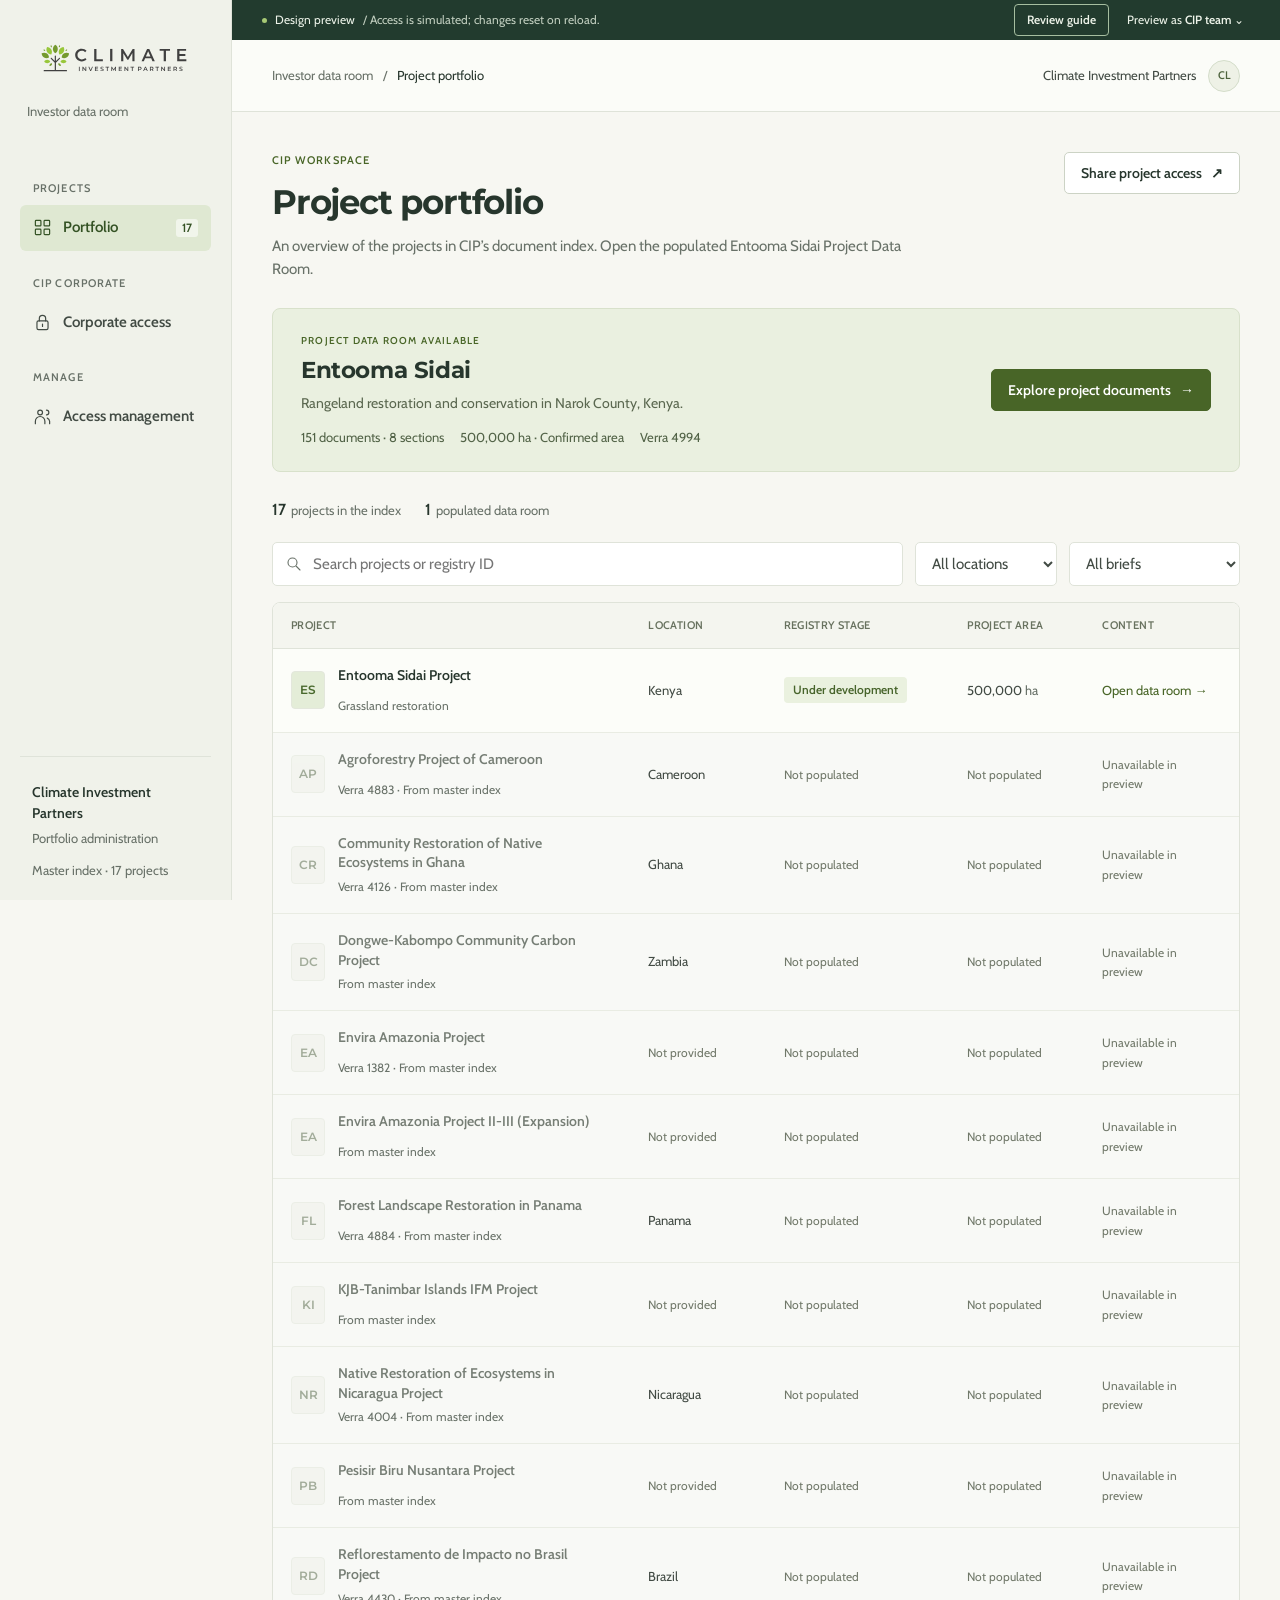
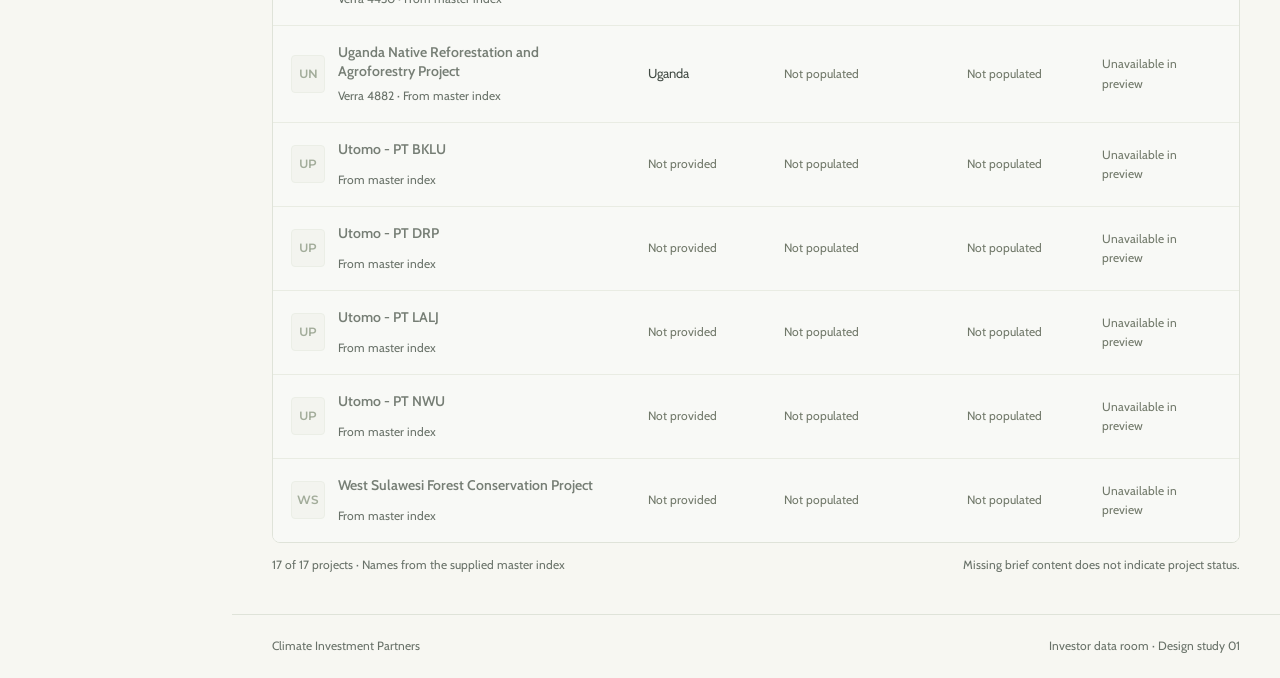
<file: index.html>
<!doctype html>
<html lang="en"><head><meta charset="utf-8"><meta name="viewport" content="width=device-width, initial-scale=1"><meta name="robots" content="noindex, nofollow"><title>Project portfolio · CIP Investor Data Room</title><link rel="icon" href="assets/brand/cip-icon.svg"><link rel="stylesheet" href="app/vendor/leaflet/leaflet.css"><link rel="stylesheet" href="app/styles.css?v=layered-map-1"><link rel="stylesheet" href="app/monitoring.css?v=dmrv-1"></head><body>
<a href="#main" class="skip">Skip to content</a><aside class="sidebar" id="sidebar" aria-label="Data room navigation"></aside>
<div class="workspace"><div class="prototype-bar"><span><span class="demo-dot"></span> Design preview <span class="bar-detail">/ Access is simulated; changes reset on reload.</span></span><div class="preview-actions"><button id="review-guide-toggle" class="text-button" aria-controls="review-guide" aria-expanded="false">Review guide</button><button id="preview-settings" class="text-button">Preview as <strong id="preview-label">CIP team</strong> <span aria-hidden="true">⌄</span></button></div></div>
<header class="topbar"><button id="menu-toggle" class="icon-button mobile-only" aria-label="Open navigation" aria-expanded="false" aria-controls="sidebar">☰</button><div id="breadcrumbs"></div><div class="identity"><span id="identity-label">CIP team</span><span class="avatar" id="avatar" aria-hidden="true">CI</span></div></header>
<main id="main" tabindex="-1"><div class="loading"><h1>Opening your project portfolio</h1><p>Loading the project index and Entooma brief…</p></div></main><footer class="page-footer"><span>Climate Investment Partners</span><span>Investor data room · Design study 01</span></footer></div>
<aside id="review-guide" class="review-guide" aria-label="Demo review guide" hidden><div id="review-guide-content"></div></aside><dialog id="dialog" aria-labelledby="dialog-title"></dialog><div id="toast" class="toast" role="status" aria-live="polite"></div><div id="announcer" class="sr-only" role="status" aria-live="polite"></div><noscript><p>This prototype requires JavaScript.</p></noscript><script src="app/vendor/leaflet/leaflet.js" defer></script><script src="app/project-map.js?v=layered-map-1" defer></script><script src="app/monitoring.js?v=dmrv-1" defer></script><script src="app/app.js?v=dmrv-1" defer></script></body></html>
</file>
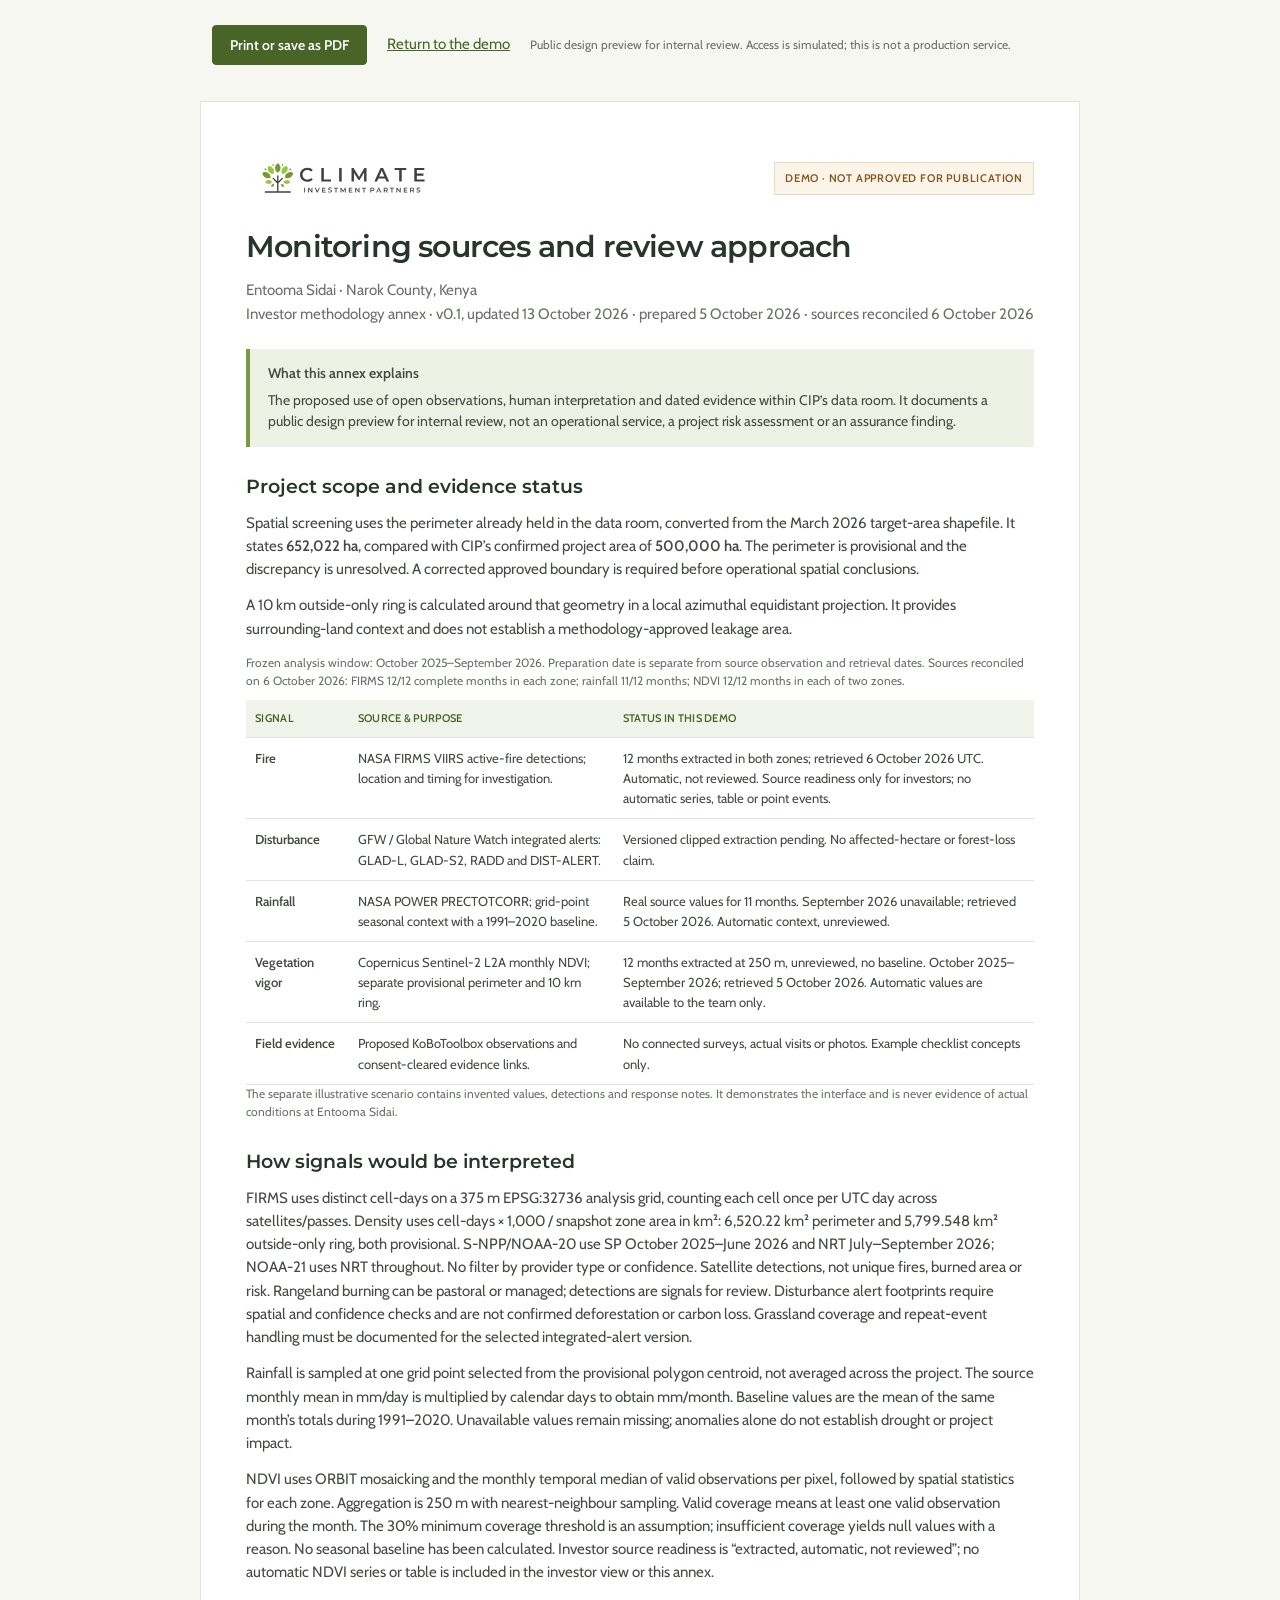
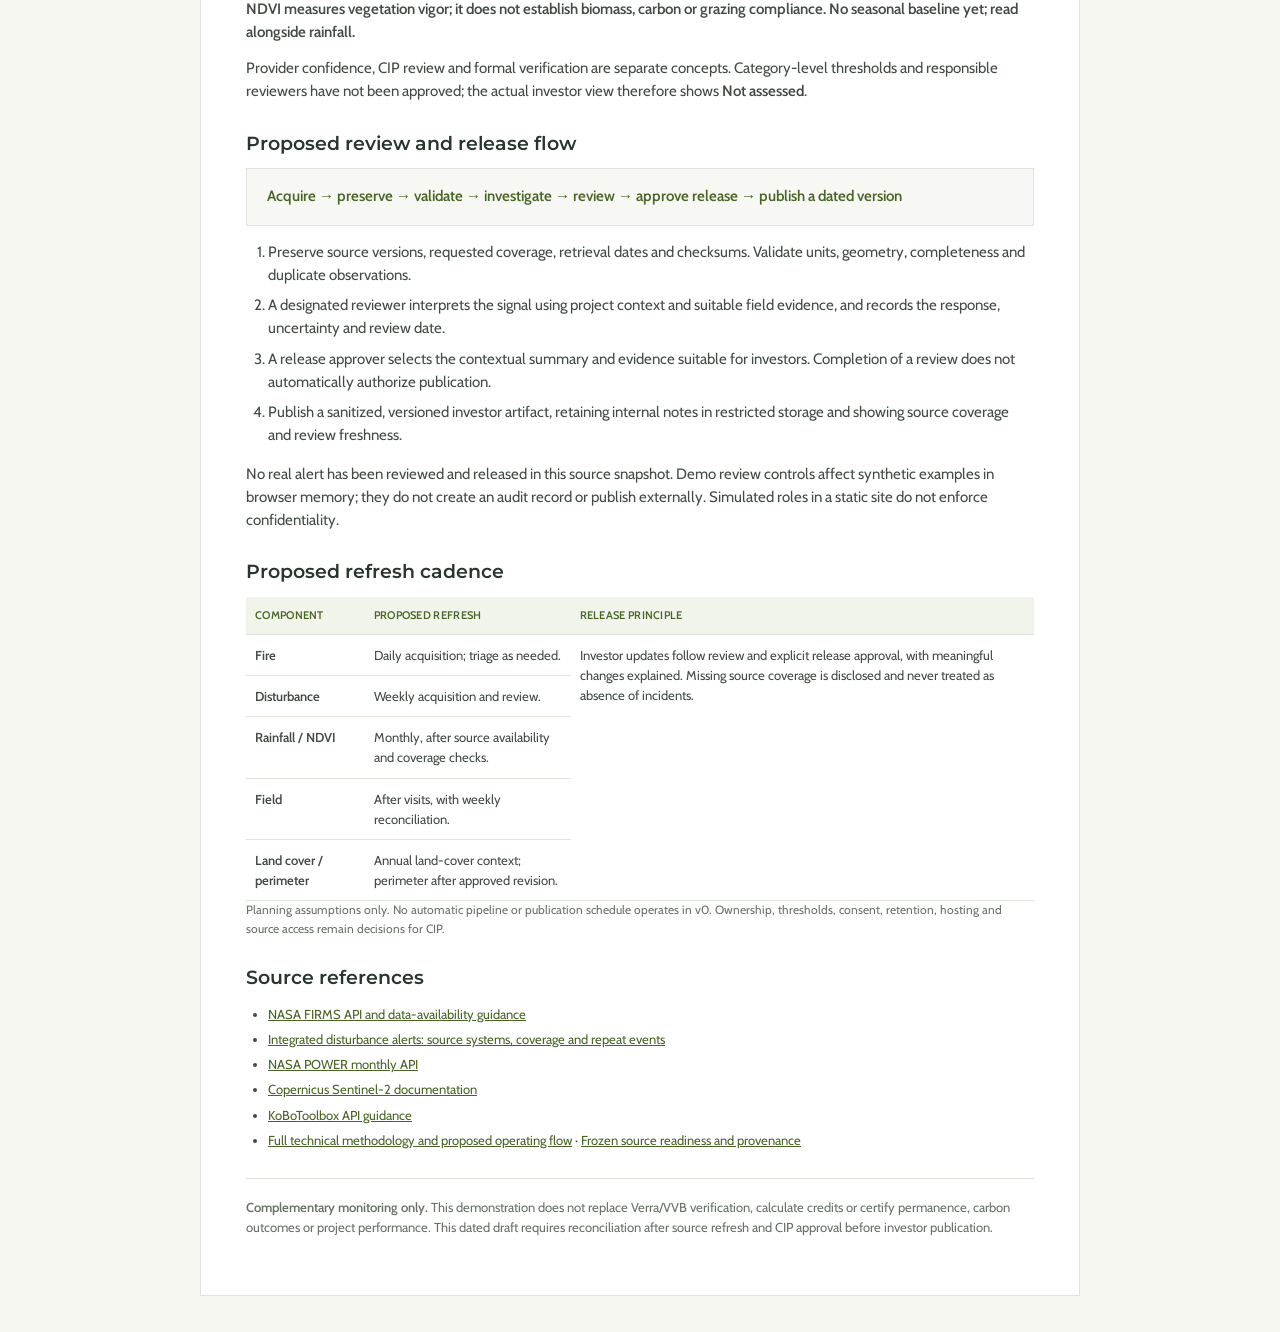
<file: docs/dmrv-investor-annex.html>
<!doctype html>
<html lang="en">
<head>
  <meta charset="utf-8">
  <meta name="viewport" content="width=device-width, initial-scale=1">
  <meta name="robots" content="noindex, nofollow">
  <title>CIP · Monitoring methodology — investor annex · DEMO</title>
  <style>
    @font-face{font-family:Cabin;src:url('../assets/fonts/cabin-400-normal-latin.woff2')}@font-face{font-family:Cabin;src:url('../assets/fonts/cabin-600-normal-latin.woff2');font-weight:600}@font-face{font-family:Montserrat;src:url('../assets/fonts/montserrat-600-normal-latin.woff2');font-weight:600}
    *{box-sizing:border-box}body{background:#f7f7f2;color:#424b44;font:15px/1.55 Cabin,Arial,sans-serif;margin:0}main{max-width:880px;margin:36px auto;background:white;padding:45px;border:1px solid #dfe3d9}a{color:#486527;text-decoration:underline}h1,h2,h3{font-family:Montserrat,Arial,sans-serif;color:#27362d;line-height:1.3}h1{font-size:30px;letter-spacing:-.8px;margin:18px 0 13px}h2{font-size:19px;margin:28px 0 12px}p{margin:0 0 13px}.header{display:flex;align-items:center;justify-content:space-between;gap:20px}.header img{width:195px}.demo{font-size:11px;font-weight:600;letter-spacing:.8px;color:#85531b;background:#fbf4e8;padding:7px 10px;border:1px solid #eadcc3}.subtitle{color:#687168}.notice{border-left:4px solid #789b42;padding:14px 18px;background:#edf2e5;margin:23px 0;font-size:14px}.notice p{margin:5px 0 0}table{width:100%;border-collapse:collapse;text-align:left;font-size:13px}th,td{padding:10px 9px;border-bottom:1px solid #dfe3d9;vertical-align:top}thead th{background:#f1f4eb;color:#486527;font-size:11px;text-transform:uppercase;letter-spacing:.3px}tbody th{font-weight:600;min-width:100px}caption{text-align:left;color:#687168;font-size:12px;margin-bottom:9px}.flow{background:#f7f8f3;border:1px solid #dfe3d9;padding:16px 20px;font-weight:600;color:#486527}.caveat{font-size:13px;color:#687168;border-top:1px solid #dfe3d9;padding-top:18px;margin-top:28px}.actions{max-width:880px;margin:25px auto;display:flex;gap:20px;align-items:center;padding:0 12px}button{font:600 14px Cabin,Arial;border:1px solid #486527;background:#486527;color:white;padding:10px 17px;border-radius:4px;cursor:pointer}ol,ul{padding-left:22px}li{margin:7px 0}.table-scroll{overflow:auto}.small{font-size:12px;color:#687168}.hash{font:11px/1.5 monospace;overflow-wrap:anywhere}.reference-list{font-size:13px}.reference-list li{margin:5px 0}
    @media(max-width:620px){main{margin:15px;padding:23px}.header{flex-wrap:wrap}h1{font-size:25px}.actions{flex-wrap:wrap}table{min-width:570px}}
    @page{size:A4;margin:16mm}@media print{body{background:white;font-size:10pt;line-height:1.45}main{border:0;margin:0;padding:0;max-width:none}.actions{display:none}h1{font-size:22pt}h2{font-size:14pt;break-after:avoid}table{font-size:9pt}tr,.notice,.flow{break-inside:avoid}.table-scroll{overflow:visible}.demo{font-size:8pt}.reference-list{font-size:9pt}.caveat{font-size:9pt}a{color:#486527}.header img{width:170px}}
  </style>
</head>
<body>
  <div class="actions"><button type="button" onclick="window.print()">Print or save as PDF</button><a href="../#/project/entooma-sidai/monitoring">Return to the demo</a><span class="small">Public design preview for internal review. Access is simulated; this is not a production service.</span></div>
  <main>
    <header class="header"><img src="../assets/brand/00_CIP_Hor_fullcolor.svg" alt="Climate Investment Partners"><span class="demo">DEMO · NOT APPROVED FOR PUBLICATION</span></header>
    <h1>Monitoring sources and review approach</h1>
    <p class="subtitle">Entooma Sidai · Narok County, Kenya<br>Investor methodology annex · v0.1, updated 13 October 2026 · prepared 5 October 2026 · sources reconciled 6 October 2026</p>
    <div class="notice"><strong>What this annex explains</strong><p>The proposed use of open observations, human interpretation and dated evidence within CIP’s data room. It documents a public design preview for internal review, not an operational service, a project risk assessment or an assurance finding.</p></div>

    <h2>Project scope and evidence status</h2>
    <p>Spatial screening uses the perimeter already held in the data room, converted from the March 2026 target-area shapefile. It states <strong>652,022 ha</strong>, compared with CIP’s confirmed project area of <strong>500,000 ha</strong>. The perimeter is provisional and the discrepancy is unresolved. A corrected approved boundary is required before operational spatial conclusions.</p>
    <p>A 10 km outside-only ring is calculated around that geometry in a local azimuthal equidistant projection. It provides surrounding-land context and does not establish a methodology-approved leakage area.</p>
    <div class="table-scroll"><table>
      <caption>Frozen analysis window: October 2025–September 2026. Preparation date is separate from source observation and retrieval dates. Sources reconciled on 6 October 2026: FIRMS 12/12 complete months in each zone; rainfall 11/12 months; NDVI 12/12 months in each of two zones.</caption>
      <thead><tr><th scope="col">Signal</th><th scope="col">Source & purpose</th><th scope="col">Status in this demo</th></tr></thead>
      <tbody>
        <tr><th scope="row">Fire</th><td>NASA FIRMS VIIRS active-fire detections; location and timing for investigation.</td><td>12 months extracted in both zones; retrieved 6 October 2026 UTC. Automatic, not reviewed. Source readiness only for investors; no automatic series, table or point events.</td></tr>
        <tr><th scope="row">Disturbance</th><td>GFW / Global Nature Watch integrated alerts: GLAD-L, GLAD-S2, RADD and DIST-ALERT.</td><td>Versioned clipped extraction pending. No affected-hectare or forest-loss claim.</td></tr>
        <tr><th scope="row">Rainfall</th><td>NASA POWER PRECTOTCORR; grid-point seasonal context with a 1991–2020 baseline.</td><td>Real source values for 11 months. September 2026 unavailable; retrieved 5 October 2026. Automatic context, unreviewed.</td></tr>
        <tr><th scope="row">Vegetation vigor</th><td>Copernicus Sentinel-2 L2A monthly NDVI; separate provisional perimeter and 10 km ring.</td><td>12 months extracted at 250 m, unreviewed, no baseline. October 2025–September 2026; retrieved 5 October 2026. Automatic values are available to the team only.</td></tr>
        <tr><th scope="row">Field evidence</th><td>Proposed KoBoToolbox observations and consent-cleared evidence links.</td><td>No connected surveys, actual visits or photos. Example checklist concepts only.</td></tr>
      </tbody>
    </table></div>
    <p class="small">The separate illustrative scenario contains invented values, detections and response notes. It demonstrates the interface and is never evidence of actual conditions at Entooma Sidai.</p>

    <h2>How signals would be interpreted</h2>
    <p>FIRMS uses distinct cell-days on a 375 m EPSG:32736 analysis grid, counting each cell once per UTC day across satellites/passes. Density uses cell-days × 1,000 / snapshot zone area in km²: 6,520.22 km² perimeter and 5,799.548 km² outside-only ring, both provisional. S-NPP/NOAA-20 use SP October 2025–June 2026 and NRT July–September 2026; NOAA-21 uses NRT throughout. No filter by provider type or confidence. Satellite detections, not unique fires, burned area or risk. Rangeland burning can be pastoral or managed; detections are signals for review. Disturbance alert footprints require spatial and confidence checks and are not confirmed deforestation or carbon loss. Grassland coverage and repeat-event handling must be documented for the selected integrated-alert version.</p>
    <p>Rainfall is sampled at one grid point selected from the provisional polygon centroid, not averaged across the project. The source monthly mean in mm/day is multiplied by calendar days to obtain mm/month. Baseline values are the mean of the same month’s totals during 1991–2020. Unavailable values remain missing; anomalies alone do not establish drought or project impact.</p>
    <p>NDVI uses ORBIT mosaicking and the monthly temporal median of valid observations per pixel, followed by spatial statistics for each zone. Aggregation is 250 m with nearest-neighbour sampling. Valid coverage means at least one valid observation during the month. The 30% minimum coverage threshold is an assumption; insufficient coverage yields null values with a reason. No seasonal baseline has been calculated. Investor source readiness is “extracted, automatic, not reviewed”; no automatic NDVI series or table is included in the investor view or this annex.</p>
    <p><strong>NDVI measures vegetation vigor; it does not establish biomass, carbon or grazing compliance. No seasonal baseline yet; read alongside rainfall.</strong></p>
    <p>Provider confidence, CIP review and formal verification are separate concepts. Category-level thresholds and responsible reviewers have not been approved; the actual investor view therefore shows <strong>Not assessed</strong>.</p>

    <h2>Proposed review and release flow</h2>
    <p class="flow">Acquire → preserve → validate → investigate → review → approve release → publish a dated version</p>
    <ol>
      <li>Preserve source versions, requested coverage, retrieval dates and checksums. Validate units, geometry, completeness and duplicate observations.</li>
      <li>A designated reviewer interprets the signal using project context and suitable field evidence, and records the response, uncertainty and review date.</li>
      <li>A release approver selects the contextual summary and evidence suitable for investors. Completion of a review does not automatically authorize publication.</li>
      <li>Publish a sanitized, versioned investor artifact, retaining internal notes in restricted storage and showing source coverage and review freshness.</li>
    </ol>
    <p>No real alert has been reviewed and released in this source snapshot. Demo review controls affect synthetic examples in browser memory; they do not create an audit record or publish externally. Simulated roles in a static site do not enforce confidentiality.</p>

    <h2>Proposed refresh cadence</h2>
    <div class="table-scroll"><table><thead><tr><th scope="col">Component</th><th scope="col">Proposed refresh</th><th scope="col">Release principle</th></tr></thead><tbody>
      <tr><th scope="row">Fire</th><td>Daily acquisition; triage as needed.</td><td rowspan="5">Investor updates follow review and explicit release approval, with meaningful changes explained. Missing source coverage is disclosed and never treated as absence of incidents.</td></tr>
      <tr><th scope="row">Disturbance</th><td>Weekly acquisition and review.</td></tr>
      <tr><th scope="row">Rainfall / NDVI</th><td>Monthly, after source availability and coverage checks.</td></tr>
      <tr><th scope="row">Field</th><td>After visits, with weekly reconciliation.</td></tr>
      <tr><th scope="row">Land cover / perimeter</th><td>Annual land-cover context; perimeter after approved revision.</td></tr>
    </tbody></table></div>
    <p class="small">Planning assumptions only. No automatic pipeline or publication schedule operates in v0. Ownership, thresholds, consent, retention, hosting and source access remain decisions for CIP.</p>

    <h2>Source references</h2>
    <ul class="reference-list">
      <li><a href="https://firms.modaps.eosdis.nasa.gov/content/academy/data_api/firms_api_use.html">NASA FIRMS API and data-availability guidance</a></li>
      <li><a href="https://globalnaturewatch.org/blog/data-and-tools/integrated-deforestation-alerts/">Integrated disturbance alerts: source systems, coverage and repeat events</a></li>
      <li><a href="https://power.larc.nasa.gov/docs/services/api/temporal/monthly/">NASA POWER monthly API</a></li>
      <li><a href="https://documentation.dataspace.copernicus.eu/Data/SentinelMissions/Sentinel2.html">Copernicus Sentinel-2 documentation</a></li>
      <li><a href="https://support.kobotoolbox.org/api.html">KoBoToolbox API guidance</a></li>
      <li><a href="dmrv-methodology.md">Full technical methodology and proposed operating flow</a> · <a href="../data/monitoring/investor-source-readiness.json">Frozen source readiness and provenance</a></li>
    </ul>
    <p class="caveat"><strong>Complementary monitoring only.</strong> This demonstration does not replace Verra/VVB verification, calculate credits or certify permanence, carbon outcomes or project performance. This dated draft requires reconciliation after source refresh and CIP approval before investor publication.</p>
  </main>
</body>
</html>
</file>
<file: app/vendor/leaflet/leaflet.css>
/* required styles */

.leaflet-pane,
.leaflet-tile,
.leaflet-marker-icon,
.leaflet-marker-shadow,
.leaflet-tile-container,
.leaflet-pane > svg,
.leaflet-pane > canvas,
.leaflet-zoom-box,
.leaflet-image-layer,
.leaflet-layer {
	position: absolute;
	left: 0;
	top: 0;
	}
.leaflet-container {
	overflow: hidden;
	}
.leaflet-tile,
.leaflet-marker-icon,
.leaflet-marker-shadow {
	-webkit-user-select: none;
	   -moz-user-select: none;
	        user-select: none;
	  -webkit-user-drag: none;
	}
/* Prevents IE11 from highlighting tiles in blue */
.leaflet-tile::selection {
	background: transparent;
}
/* Safari renders non-retina tile on retina better with this, but Chrome is worse */
.leaflet-safari .leaflet-tile {
	image-rendering: -webkit-optimize-contrast;
	}
/* hack that prevents hw layers "stretching" when loading new tiles */
.leaflet-safari .leaflet-tile-container {
	width: 1600px;
	height: 1600px;
	-webkit-transform-origin: 0 0;
	}
.leaflet-marker-icon,
.leaflet-marker-shadow {
	display: block;
	}
/* .leaflet-container svg: reset svg max-width decleration shipped in Joomla! (joomla.org) 3.x */
/* .leaflet-container img: map is broken in FF if you have max-width: 100% on tiles */
.leaflet-container .leaflet-overlay-pane svg {
	max-width: none !important;
	max-height: none !important;
	}
.leaflet-container .leaflet-marker-pane img,
.leaflet-container .leaflet-shadow-pane img,
.leaflet-container .leaflet-tile-pane img,
.leaflet-container img.leaflet-image-layer,
.leaflet-container .leaflet-tile {
	max-width: none !important;
	max-height: none !important;
	width: auto;
	padding: 0;
	}

.leaflet-container img.leaflet-tile {
	/* See: https://bugs.chromium.org/p/chromium/issues/detail?id=600120 */
	mix-blend-mode: plus-lighter;
}

.leaflet-container.leaflet-touch-zoom {
	-ms-touch-action: pan-x pan-y;
	touch-action: pan-x pan-y;
	}
.leaflet-container.leaflet-touch-drag {
	-ms-touch-action: pinch-zoom;
	/* Fallback for FF which doesn't support pinch-zoom */
	touch-action: none;
	touch-action: pinch-zoom;
}
.leaflet-container.leaflet-touch-drag.leaflet-touch-zoom {
	-ms-touch-action: none;
	touch-action: none;
}
.leaflet-container {
	-webkit-tap-highlight-color: transparent;
}
.leaflet-container a {
	-webkit-tap-highlight-color: rgba(51, 181, 229, 0.4);
}
.leaflet-tile {
	filter: inherit;
	visibility: hidden;
	}
.leaflet-tile-loaded {
	visibility: inherit;
	}
.leaflet-zoom-box {
	width: 0;
	height: 0;
	-moz-box-sizing: border-box;
	     box-sizing: border-box;
	z-index: 800;
	}
/* workaround for https://bugzilla.mozilla.org/show_bug.cgi?id=888319 */
.leaflet-overlay-pane svg {
	-moz-user-select: none;
	}

.leaflet-pane         { z-index: 400; }

.leaflet-tile-pane    { z-index: 200; }
.leaflet-overlay-pane { z-index: 400; }
.leaflet-shadow-pane  { z-index: 500; }
.leaflet-marker-pane  { z-index: 600; }
.leaflet-tooltip-pane   { z-index: 650; }
.leaflet-popup-pane   { z-index: 700; }

.leaflet-map-pane canvas { z-index: 100; }
.leaflet-map-pane svg    { z-index: 200; }

.leaflet-vml-shape {
	width: 1px;
	height: 1px;
	}
.lvml {
	behavior: url(#default#VML);
	display: inline-block;
	position: absolute;
	}


/* control positioning */

.leaflet-control {
	position: relative;
	z-index: 800;
	pointer-events: visiblePainted; /* IE 9-10 doesn't have auto */
	pointer-events: auto;
	}
.leaflet-top,
.leaflet-bottom {
	position: absolute;
	z-index: 1000;
	pointer-events: none;
	}
.leaflet-top {
	top: 0;
	}
.leaflet-right {
	right: 0;
	}
.leaflet-bottom {
	bottom: 0;
	}
.leaflet-left {
	left: 0;
	}
.leaflet-control {
	float: left;
	clear: both;
	}
.leaflet-right .leaflet-control {
	float: right;
	}
.leaflet-top .leaflet-control {
	margin-top: 10px;
	}
.leaflet-bottom .leaflet-control {
	margin-bottom: 10px;
	}
.leaflet-left .leaflet-control {
	margin-left: 10px;
	}
.leaflet-right .leaflet-control {
	margin-right: 10px;
	}


/* zoom and fade animations */

.leaflet-fade-anim .leaflet-popup {
	opacity: 0;
	-webkit-transition: opacity 0.2s linear;
	   -moz-transition: opacity 0.2s linear;
	        transition: opacity 0.2s linear;
	}
.leaflet-fade-anim .leaflet-map-pane .leaflet-popup {
	opacity: 1;
	}
.leaflet-zoom-animated {
	-webkit-transform-origin: 0 0;
	    -ms-transform-origin: 0 0;
	        transform-origin: 0 0;
	}
svg.leaflet-zoom-animated {
	will-change: transform;
}

.leaflet-zoom-anim .leaflet-zoom-animated {
	-webkit-transition: -webkit-transform 0.25s cubic-bezier(0,0,0.25,1);
	   -moz-transition:    -moz-transform 0.25s cubic-bezier(0,0,0.25,1);
	        transition:         transform 0.25s cubic-bezier(0,0,0.25,1);
	}
.leaflet-zoom-anim .leaflet-tile,
.leaflet-pan-anim .leaflet-tile {
	-webkit-transition: none;
	   -moz-transition: none;
	        transition: none;
	}

.leaflet-zoom-anim .leaflet-zoom-hide {
	visibility: hidden;
	}


/* cursors */

.leaflet-interactive {
	cursor: pointer;
	}
.leaflet-grab {
	cursor: -webkit-grab;
	cursor:    -moz-grab;
	cursor:         grab;
	}
.leaflet-crosshair,
.leaflet-crosshair .leaflet-interactive {
	cursor: crosshair;
	}
.leaflet-popup-pane,
.leaflet-control {
	cursor: auto;
	}
.leaflet-dragging .leaflet-grab,
.leaflet-dragging .leaflet-grab .leaflet-interactive,
.leaflet-dragging .leaflet-marker-draggable {
	cursor: move;
	cursor: -webkit-grabbing;
	cursor:    -moz-grabbing;
	cursor:         grabbing;
	}

/* marker & overlays interactivity */
.leaflet-marker-icon,
.leaflet-marker-shadow,
.leaflet-image-layer,
.leaflet-pane > svg path,
.leaflet-tile-container {
	pointer-events: none;
	}

.leaflet-marker-icon.leaflet-interactive,
.leaflet-image-layer.leaflet-interactive,
.leaflet-pane > svg path.leaflet-interactive,
svg.leaflet-image-layer.leaflet-interactive path {
	pointer-events: visiblePainted; /* IE 9-10 doesn't have auto */
	pointer-events: auto;
	}

/* visual tweaks */

.leaflet-container {
	background: #ddd;
	outline-offset: 1px;
	}
.leaflet-container a {
	color: #0078A8;
	}
.leaflet-zoom-box {
	border: 2px dotted #38f;
	background: rgba(255,255,255,0.5);
	}


/* general typography */
.leaflet-container {
	font-family: "Helvetica Neue", Arial, Helvetica, sans-serif;
	font-size: 12px;
	font-size: 0.75rem;
	line-height: 1.5;
	}


/* general toolbar styles */

.leaflet-bar {
	box-shadow: 0 1px 5px rgba(0,0,0,0.65);
	border-radius: 4px;
	}
.leaflet-bar a {
	background-color: #fff;
	border-bottom: 1px solid #ccc;
	width: 26px;
	height: 26px;
	line-height: 26px;
	display: block;
	text-align: center;
	text-decoration: none;
	color: black;
	}
.leaflet-bar a,
.leaflet-control-layers-toggle {
	background-position: 50% 50%;
	background-repeat: no-repeat;
	display: block;
	}
.leaflet-bar a:hover,
.leaflet-bar a:focus {
	background-color: #f4f4f4;
	}
.leaflet-bar a:first-child {
	border-top-left-radius: 4px;
	border-top-right-radius: 4px;
	}
.leaflet-bar a:last-child {
	border-bottom-left-radius: 4px;
	border-bottom-right-radius: 4px;
	border-bottom: none;
	}
.leaflet-bar a.leaflet-disabled {
	cursor: default;
	background-color: #f4f4f4;
	color: #bbb;
	}

.leaflet-touch .leaflet-bar a {
	width: 30px;
	height: 30px;
	line-height: 30px;
	}
.leaflet-touch .leaflet-bar a:first-child {
	border-top-left-radius: 2px;
	border-top-right-radius: 2px;
	}
.leaflet-touch .leaflet-bar a:last-child {
	border-bottom-left-radius: 2px;
	border-bottom-right-radius: 2px;
	}

/* zoom control */

.leaflet-control-zoom-in,
.leaflet-control-zoom-out {
	font: bold 18px 'Lucida Console', Monaco, monospace;
	text-indent: 1px;
	}

.leaflet-touch .leaflet-control-zoom-in, .leaflet-touch .leaflet-control-zoom-out  {
	font-size: 22px;
	}


/* layers control */

.leaflet-control-layers {
	box-shadow: 0 1px 5px rgba(0,0,0,0.4);
	background: #fff;
	border-radius: 5px;
	}
.leaflet-control-layers-toggle {
	background-image: url(images/layers.png);
	width: 36px;
	height: 36px;
	}
.leaflet-retina .leaflet-control-layers-toggle {
	background-image: url(images/layers-2x.png);
	background-size: 26px 26px;
	}
.leaflet-touch .leaflet-control-layers-toggle {
	width: 44px;
	height: 44px;
	}
.leaflet-control-layers .leaflet-control-layers-list,
.leaflet-control-layers-expanded .leaflet-control-layers-toggle {
	display: none;
	}
.leaflet-control-layers-expanded .leaflet-control-layers-list {
	display: block;
	position: relative;
	}
.leaflet-control-layers-expanded {
	padding: 6px 10px 6px 6px;
	color: #333;
	background: #fff;
	}
.leaflet-control-layers-scrollbar {
	overflow-y: scroll;
	overflow-x: hidden;
	padding-right: 5px;
	}
.leaflet-control-layers-selector {
	margin-top: 2px;
	position: relative;
	top: 1px;
	}
.leaflet-control-layers label {
	display: block;
	font-size: 13px;
	font-size: 1.08333em;
	}
.leaflet-control-layers-separator {
	height: 0;
	border-top: 1px solid #ddd;
	margin: 5px -10px 5px -6px;
	}

/* Default icon URLs */
.leaflet-default-icon-path { /* used only in path-guessing heuristic, see L.Icon.Default */
	background-image: url(images/marker-icon.png);
	}


/* attribution and scale controls */

.leaflet-container .leaflet-control-attribution {
	background: #fff;
	background: rgba(255, 255, 255, 0.8);
	margin: 0;
	}
.leaflet-control-attribution,
.leaflet-control-scale-line {
	padding: 0 5px;
	color: #333;
	line-height: 1.4;
	}
.leaflet-control-attribution a {
	text-decoration: none;
	}
.leaflet-control-attribution a:hover,
.leaflet-control-attribution a:focus {
	text-decoration: underline;
	}
.leaflet-attribution-flag {
	display: inline !important;
	vertical-align: baseline !important;
	width: 1em;
	height: 0.6669em;
	}
.leaflet-left .leaflet-control-scale {
	margin-left: 5px;
	}
.leaflet-bottom .leaflet-control-scale {
	margin-bottom: 5px;
	}
.leaflet-control-scale-line {
	border: 2px solid #777;
	border-top: none;
	line-height: 1.1;
	padding: 2px 5px 1px;
	white-space: nowrap;
	-moz-box-sizing: border-box;
	     box-sizing: border-box;
	background: rgba(255, 255, 255, 0.8);
	text-shadow: 1px 1px #fff;
	}
.leaflet-control-scale-line:not(:first-child) {
	border-top: 2px solid #777;
	border-bottom: none;
	margin-top: -2px;
	}
.leaflet-control-scale-line:not(:first-child):not(:last-child) {
	border-bottom: 2px solid #777;
	}

.leaflet-touch .leaflet-control-attribution,
.leaflet-touch .leaflet-control-layers,
.leaflet-touch .leaflet-bar {
	box-shadow: none;
	}
.leaflet-touch .leaflet-control-layers,
.leaflet-touch .leaflet-bar {
	border: 2px solid rgba(0,0,0,0.2);
	background-clip: padding-box;
	}


/* popup */

.leaflet-popup {
	position: absolute;
	text-align: center;
	margin-bottom: 20px;
	}
.leaflet-popup-content-wrapper {
	padding: 1px;
	text-align: left;
	border-radius: 12px;
	}
.leaflet-popup-content {
	margin: 13px 24px 13px 20px;
	line-height: 1.3;
	font-size: 13px;
	font-size: 1.08333em;
	min-height: 1px;
	}
.leaflet-popup-content p {
	margin: 17px 0;
	margin: 1.3em 0;
	}
.leaflet-popup-tip-container {
	width: 40px;
	height: 20px;
	position: absolute;
	left: 50%;
	margin-top: -1px;
	margin-left: -20px;
	overflow: hidden;
	pointer-events: none;
	}
.leaflet-popup-tip {
	width: 17px;
	height: 17px;
	padding: 1px;

	margin: -10px auto 0;
	pointer-events: auto;

	-webkit-transform: rotate(45deg);
	   -moz-transform: rotate(45deg);
	    -ms-transform: rotate(45deg);
	        transform: rotate(45deg);
	}
.leaflet-popup-content-wrapper,
.leaflet-popup-tip {
	background: white;
	color: #333;
	box-shadow: 0 3px 14px rgba(0,0,0,0.4);
	}
.leaflet-container a.leaflet-popup-close-button {
	position: absolute;
	top: 0;
	right: 0;
	border: none;
	text-align: center;
	width: 24px;
	height: 24px;
	font: 16px/24px Tahoma, Verdana, sans-serif;
	color: #757575;
	text-decoration: none;
	background: transparent;
	}
.leaflet-container a.leaflet-popup-close-button:hover,
.leaflet-container a.leaflet-popup-close-button:focus {
	color: #585858;
	}
.leaflet-popup-scrolled {
	overflow: auto;
	}

.leaflet-oldie .leaflet-popup-content-wrapper {
	-ms-zoom: 1;
	}
.leaflet-oldie .leaflet-popup-tip {
	width: 24px;
	margin: 0 auto;

	-ms-filter: "progid:DXImageTransform.Microsoft.Matrix(M11=0.70710678, M12=0.70710678, M21=-0.70710678, M22=0.70710678)";
	filter: progid:DXImageTransform.Microsoft.Matrix(M11=0.70710678, M12=0.70710678, M21=-0.70710678, M22=0.70710678);
	}

.leaflet-oldie .leaflet-control-zoom,
.leaflet-oldie .leaflet-control-layers,
.leaflet-oldie .leaflet-popup-content-wrapper,
.leaflet-oldie .leaflet-popup-tip {
	border: 1px solid #999;
	}


/* div icon */

.leaflet-div-icon {
	background: #fff;
	border: 1px solid #666;
	}


/* Tooltip */
/* Base styles for the element that has a tooltip */
.leaflet-tooltip {
	position: absolute;
	padding: 6px;
	background-color: #fff;
	border: 1px solid #fff;
	border-radius: 3px;
	color: #222;
	white-space: nowrap;
	-webkit-user-select: none;
	-moz-user-select: none;
	-ms-user-select: none;
	user-select: none;
	pointer-events: none;
	box-shadow: 0 1px 3px rgba(0,0,0,0.4);
	}
.leaflet-tooltip.leaflet-interactive {
	cursor: pointer;
	pointer-events: auto;
	}
.leaflet-tooltip-top:before,
.leaflet-tooltip-bottom:before,
.leaflet-tooltip-left:before,
.leaflet-tooltip-right:before {
	position: absolute;
	pointer-events: none;
	border: 6px solid transparent;
	background: transparent;
	content: "";
	}

/* Directions */

.leaflet-tooltip-bottom {
	margin-top: 6px;
}
.leaflet-tooltip-top {
	margin-top: -6px;
}
.leaflet-tooltip-bottom:before,
.leaflet-tooltip-top:before {
	left: 50%;
	margin-left: -6px;
	}
.leaflet-tooltip-top:before {
	bottom: 0;
	margin-bottom: -12px;
	border-top-color: #fff;
	}
.leaflet-tooltip-bottom:before {
	top: 0;
	margin-top: -12px;
	margin-left: -6px;
	border-bottom-color: #fff;
	}
.leaflet-tooltip-left {
	margin-left: -6px;
}
.leaflet-tooltip-right {
	margin-left: 6px;
}
.leaflet-tooltip-left:before,
.leaflet-tooltip-right:before {
	top: 50%;
	margin-top: -6px;
	}
.leaflet-tooltip-left:before {
	right: 0;
	margin-right: -12px;
	border-left-color: #fff;
	}
.leaflet-tooltip-right:before {
	left: 0;
	margin-left: -12px;
	border-right-color: #fff;
	}

/* Printing */

@media print {
	/* Prevent printers from removing background-images of controls. */
	.leaflet-control {
		-webkit-print-color-adjust: exact;
		print-color-adjust: exact;
		}
	}
</file>
<file: app/styles.css>
@font-face{font-family:Cabin;src:url('../assets/fonts/cabin-400-normal-latin.woff2')}@font-face{font-family:Cabin;src:url('../assets/fonts/cabin-600-normal-latin.woff2');font-weight:600}@font-face{font-family:Montserrat;src:url('../assets/fonts/montserrat-600-normal-latin.woff2');font-weight:600}@font-face{font-family:Montserrat;src:url('../assets/fonts/montserrat-700-normal-latin.woff2');font-weight:700}
:root{--paper:#f7f7f2;--ink:#27362d;--body:#424b44;--muted:#687168;--line:#dfe3d9;--green:#486527;--soft:#edf2e5;--dark:#223b2e;--amber:#85531b;--amber-bg:#fbf4e8;--sidebar:232px}
*{box-sizing:border-box}body{margin:0;font:15px/1.5 Cabin,Arial,sans-serif;color:var(--body);background:var(--paper)}button,input,select,textarea{font:inherit}button,a{touch-action:manipulation}button{cursor:pointer}button:disabled{cursor:not-allowed;opacity:.65}a{color:var(--green);text-decoration:none}a:hover{text-decoration:underline}:is(button,a,input,select,textarea,summary):focus-visible{outline:3px solid #789f40;outline-offset:3px}h1,h2,h3,h4{font-family:Montserrat,Arial,sans-serif;color:var(--ink);line-height:1.25}h1{font-size:34px;letter-spacing:-1.2px;margin:0 0 12px}h2{font-size:21px;letter-spacing:-.4px;margin:0}h3{font-size:16px;letter-spacing:-.2px;margin:0}p{margin:0 0 16px}small,.small{font-size:13px}.muted{color:var(--muted)}.sr-only{position:absolute;width:1px;height:1px;overflow:hidden;clip-path:inset(50%)}.skip{position:fixed;left:12px;top:-80px;z-index:100;background:#fff;padding:12px}.skip:focus{top:12px}.mobile-only{display:none!important}
.sidebar{position:fixed;inset:0 auto 0 0;width:var(--sidebar);padding:30px 20px 20px;background:#f0f2ea;border-right:1px solid var(--line);display:flex;flex-direction:column;z-index:20;overflow-y:auto}.logo{width:174px;height:auto;display:block;margin:0 7px 16px}.brand-sub{margin:0 7px 35px;color:var(--muted);font-size:13px}.nav-label{font-size:11px;font-weight:600;letter-spacing:1.1px;text-transform:uppercase;color:var(--muted);padding:0 13px;margin:24px 0 8px}.nav-link{display:flex;align-items:center;gap:11px;min-height:46px;padding:10px 13px;color:var(--body);border-radius:6px;margin-bottom:4px;font-weight:600}.nav-link:hover{background:#e8ecdf;text-decoration:none}.nav-link[aria-current=page]{background:#dfe8d2;color:#345224}.nav-icon{display:inline-flex;width:19px;height:19px;flex:none}.nav-icon svg{width:100%;height:100%}.nav-count{margin-left:auto;font-size:12px;padding:0 6px;background:#ffffff90;border-radius:3px}.sidebar-bottom{margin-top:auto;padding:25px 12px 0;border-top:1px solid var(--line);font-size:13px;color:var(--muted)}.sidebar-bottom strong{display:block;color:var(--ink);font-size:14px;margin-bottom:5px}.sidebar-project{margin:6px 13px 20px;padding-left:14px;border-left:1px solid #cbd6bd;font-size:13px;display:grid;gap:10px}.sidebar-project a{color:var(--muted)}
.workspace{margin-left:var(--sidebar);min-height:100vh}.prototype-bar{min-height:36px;display:flex;align-items:center;justify-content:space-between;gap:12px;padding:4px 30px;background:var(--dark);color:#edf3e9;font-size:12px}.prototype-bar>span{display:flex;align-items:center;gap:8px}.demo-dot{width:5px;height:5px;border-radius:50%;background:#a7c975}.bar-detail{color:#c1cebf}.text-button{border:0;background:none;color:inherit;min-height:32px;padding:3px 6px}.topbar{min-height:72px;border-bottom:1px solid var(--line);display:flex;align-items:center;justify-content:space-between;padding:12px 40px;background:#fbfcf8;gap:20px}#breadcrumbs{font-size:13px;color:var(--muted);display:flex;align-items:center;gap:10px;flex-wrap:wrap}#breadcrumbs a{color:var(--muted)}#breadcrumbs .current{color:var(--ink)}.identity{display:flex;align-items:center;gap:12px;font-size:13px}.avatar{width:32px;height:32px;border:1px solid #d4ddca;background:#eef1e6;display:grid;place-items:center;border-radius:50%;font-size:11px;color:#4e633d;font-weight:600}
main{padding:40px;max-width:1500px;margin:auto;min-height:calc(100vh - 180px)}main:focus{outline:none}.page-heading{display:flex;justify-content:space-between;align-items:flex-start;gap:24px;margin-bottom:28px}.page-heading p{color:var(--muted);max-width:660px;margin-bottom:0}.eyebrow{font-size:11px;letter-spacing:1.2px;text-transform:uppercase;font-weight:600;color:var(--green);margin-bottom:12px}.button{display:inline-flex;align-items:center;justify-content:center;gap:9px;min-height:42px;border:1px solid #ccd3c5;background:#fff;border-radius:5px;padding:9px 16px;color:var(--ink);font-weight:600;font-size:14px;white-space:nowrap}.button:hover{background:#f1f5e9;text-decoration:none}.button.primary{background:var(--green);color:white;border-color:var(--green)}.button.primary:hover{background:#38541c}.button.small{min-height:36px;padding:6px 12px;font-size:13px}.button.quiet{background:transparent}.button.danger{color:#943d31}.icon-button{border:1px solid var(--line);background:#fff;min-width:40px;min-height:40px;display:grid;place-items:center;border-radius:5px;color:var(--body)}.actions{display:flex;gap:10px;flex-wrap:wrap}.pill{display:inline-flex;align-items:center;gap:6px;font-size:12px;line-height:1.35;font-weight:600;padding:5px 9px;border-radius:4px;background:#edf0e8;color:#54604d}.pill.green{background:#eaf1df;color:#47642b}.pill.amber{background:var(--amber-bg);color:var(--amber)}.pill.outline{background:transparent;border:1px solid var(--line)}.pill-dot{width:5px;height:5px;border-radius:50%;background:currentColor}.scope-line{display:flex;gap:7px;align-items:center;font-size:13px;color:var(--muted)}
.feature{background:#eaf0e0;display:grid;grid-template-columns:1fr auto;align-items:center;gap:25px;padding:24px 28px;border:1px solid #d8e1cb;border-radius:8px;margin-bottom:26px;position:relative;overflow:hidden}.feature h2{font-size:23px;margin-bottom:8px}.feature .eyebrow{font-size:10px;margin-bottom:8px}.feature p{font-size:14px;margin:0;color:#5a674f}.feature-meta{margin-top:14px;display:flex;gap:16px;flex-wrap:wrap;font-size:13px;color:#526347}.portfolio-meta{display:flex;align-items:center;gap:24px;padding-bottom:20px;font-size:13px;color:var(--muted)}.portfolio-meta strong{color:var(--ink);font-size:16px;margin-right:5px}.toolbar{display:flex;gap:12px;align-items:center;flex-wrap:wrap;margin-bottom:16px}.search{position:relative;flex:1;min-width:190px}.search svg{position:absolute;left:13px;top:13px;width:18px;height:18px;color:var(--muted)}.search input{width:100%;height:44px;padding:10px 13px 10px 40px;border:1px solid var(--line);border-radius:5px;background:white;color:var(--ink)}select{height:44px;max-width:100%;border:1px solid var(--line);border-radius:5px;background:white;padding:8px 32px 8px 12px;color:var(--body)}.table-wrap{border:1px solid var(--line);border-radius:8px;overflow:hidden;background:#fff}.portfolio-table{width:100%;border-collapse:collapse;text-align:left;table-layout:fixed}.portfolio-table th{background:#f4f5ef;font-size:11px;letter-spacing:.35px;text-transform:uppercase;font-weight:600;color:#68725f;padding:14px 18px;border-bottom:1px solid var(--line)}.portfolio-table td{padding:17px 18px;border-bottom:1px solid #e9ece3;font-size:13px;vertical-align:middle}.portfolio-table tr:last-child td{border:0}.portfolio-table th:first-child{width:37%}.portfolio-table th:nth-child(2){width:14%}.portfolio-table th:nth-child(3){width:19%}.portfolio-table th:nth-child(4){width:14%}.portfolio-table th:nth-child(5){width:16%}.portfolio-table tbody tr:hover{background:#fafbf7}.project-link{font-size:14px;font-weight:600;color:var(--ink);display:inline-block;line-height:1.4;min-height:26px}.project-sub{display:block;font-size:12px;color:var(--muted);margin-top:5px}.ready-row{background:#fcfdf9}.project-name-wrap{display:flex;gap:13px;align-items:center}.project-mark{width:34px;height:38px;flex:none;display:grid;place-items:center;background:#f0f2eb;border:1px solid #e3e7dc;border-radius:4px;color:#6a795e;font-family:Montserrat;font-size:12px}.ready-row .project-mark{background:#e4edd8;color:#48682c}.pending-text{color:#707869;font-size:12px}.table-foot{display:flex;justify-content:space-between;gap:16px;margin-top:13px;font-size:12px;color:var(--muted)}.empty{padding:45px 24px;text-align:center;background:white;border:1px solid var(--line);border-radius:8px}.empty h2{margin-bottom:12px}.empty p{max-width:530px;margin:0 auto 20px}.page-footer{padding:22px 40px;display:flex;justify-content:space-between;gap:20px;border-top:1px solid var(--line);font-size:12px;color:var(--muted)}
.tabs{display:flex;gap:24px;border-bottom:1px solid var(--line);margin-bottom:28px;overflow-x:auto}.tabs a{padding:13px 2px;min-height:48px;font-size:14px;color:var(--muted);white-space:nowrap;border-bottom:2px solid transparent}.tabs a[aria-current=page]{border-color:var(--green);color:var(--green);font-weight:600}.project-title-line{display:flex;align-items:center;gap:14px;margin-bottom:8px;flex-wrap:wrap}.project-title-line h1{margin:0}.project-hero{display:grid;grid-template-columns:1.3fr 1fr;border:1px solid var(--line);border-radius:8px;overflow:hidden;background:white;margin-bottom:26px}.hero-copy{padding:30px}.hero-copy h2{font-size:24px;margin:10px 0 16px;max-width:490px}.hero-copy p{max-width:500px;color:var(--muted)}.hero-facts{display:flex;gap:22px;flex-wrap:wrap;font-size:13px;margin-top:28px}.hero-facts strong{display:block;color:var(--ink);margin-bottom:4px}.geo-preview{background:#e8edde;position:relative;min-height:260px;padding:20px;display:grid;place-items:center}.geo-preview svg{width:100%;height:210px}.geo-label{position:absolute;left:20px;bottom:15px;font-size:11px;color:#516046}.geo-preview:before{content:'';position:absolute;inset:0;background-image:linear-gradient(#677e5410 1px,transparent 1px),linear-gradient(90deg,#677e5410 1px,transparent 1px);background-size:28px 28px;pointer-events:none}.section-heading{display:flex;justify-content:space-between;align-items:baseline;gap:16px;margin:30px 0 17px}.section-heading p{margin:5px 0 0;font-size:13px;color:var(--muted)}.metric-grid{display:grid;grid-template-columns:repeat(3,minmax(0,1fr));gap:15px}.metric{padding:21px;background:white;border:1px solid var(--line);border-radius:6px;display:flex;flex-direction:column;gap:8px}.metric-label{font-size:13px;color:var(--body)}.metric-value{font-family:Montserrat;font-weight:600;font-size:29px;letter-spacing:-1px;color:var(--ink);line-height:1.3;margin:7px 0}.metric-value small{font-family:Cabin;font-size:14px;font-weight:400;letter-spacing:0}.metric-note{font-size:13px;line-height:1.45;color:var(--muted)}.source-button{font-size:12px;color:var(--green);border:0;background:transparent;text-align:left;padding:9px 0 0;min-height:36px;margin-top:auto}.source-button:hover{text-decoration:underline}.source-button:before{content:'↗';margin-right:6px}.issue{display:flex;align-items:flex-start;gap:13px;padding:17px 20px;background:var(--amber-bg);border:1px solid #e9dcc3;border-radius:6px;font-size:13px;margin:20px 0}.issue p{margin:3px 0 0;color:#755b38}.issue strong{color:#765120}.issue-icon{color:var(--amber);font-size:17px}.two-col{display:grid;grid-template-columns:1fr 1fr;gap:24px}.panel{padding:24px;border:1px solid var(--line);background:white;border-radius:8px}.panel h2{margin-bottom:16px}.panel p:last-child{margin-bottom:0}.milestones{list-style:none;padding:0;margin:25px 0 0;display:grid;grid-template-columns:repeat(4,1fr)}.milestones li{border-top:2px solid #dce2d4;padding:17px 10px 0 0;position:relative;font-size:12px;color:var(--muted)}.milestones li:before{content:'';width:9px;height:9px;position:absolute;top:-6px;left:0;border-radius:50%;background:#dce2d4;border:2px solid white}.milestones li.current{border-color:#799b42;color:var(--green)}.milestones li.current:before{background:#799b42}.milestones strong{font-size:13px;display:block;margin-bottom:5px}.plain-list{padding:0;margin:0;list-style:none}.plain-list li{padding:14px 0;border-bottom:1px solid var(--line);font-size:14px}.plain-list li:last-child{border:0}.plain-list small{display:block;color:var(--muted);margin-top:4px}.indicator-grid{display:grid;grid-template-columns:1fr 1fr;gap:16px}.indicator{padding:23px;display:flex;flex-direction:column;gap:13px;border:1px solid var(--line);background:white;border-radius:6px}.indicator p{margin:0;font-size:14px}.indicator .finding{font-family:Montserrat;font-size:17px;font-weight:600;color:var(--ink)}.theme-heading{display:flex;align-items:center;gap:9px;font-size:16px;margin:30px 0 15px}.theme-dot{width:8px;height:8px;border-radius:2px;background:var(--green)}.financial-row{display:flex;gap:25px;justify-content:space-between;padding:17px 0;border-bottom:1px solid var(--line)}.financial-row strong{color:var(--ink);white-space:nowrap;font-variant-numeric:tabular-nums}.financial-row p{font-size:13px;max-width:660px;margin:8px 0}.details-line{font-size:13px;color:var(--muted);line-height:1.6}.document-list{display:grid;gap:9px}.doc-row{display:flex;align-items:center;gap:16px;background:#fff;border:1px solid var(--line);padding:17px 20px;border-radius:6px}.file-icon{width:39px;height:44px;flex:none;border:1px solid #dde4d2;display:grid;place-items:center;color:var(--green);font-size:10px;font-weight:600;background:#f4f7ee;border-radius:4px}.doc-copy{flex:1;min-width:0}.doc-copy h3{font-family:Cabin;font-size:15px;line-height:1.4;overflow-wrap:anywhere}.doc-copy p{font-size:12px;color:var(--muted);margin:5px 0 0}.doc-row .button{font-size:12px}.corp-intro{max-width:650px}.corp-lock{width:56px;height:56px;border:1px solid #d9e1ce;border-radius:12px;display:grid;place-items:center;color:var(--green);background:#eef2e7;margin-bottom:25px}.corp-lock svg{width:26px;height:26px}.corp-grid{display:grid;grid-template-columns:1.3fr 1fr;gap:30px}.request-summary{background:white;border:1px solid var(--line);border-radius:8px;padding:26px}.request-summary h2{margin-bottom:15px}.timeline{list-style:none;padding:0;margin:24px 0}.timeline li{padding:0 0 24px 23px;border-left:1px solid var(--line);position:relative;font-size:14px}.timeline li:before{content:'';position:absolute;left:-4px;top:5px;width:7px;height:7px;background:#739443;border-radius:50%}.timeline small{display:block;color:var(--muted);margin-top:5px}.request-card{border:1px solid var(--line);background:#fff;padding:24px;border-radius:7px;margin-bottom:16px}.request-card-header{display:flex;gap:20px;justify-content:space-between}.request-card h3{margin-bottom:8px}.request-card p{font-size:14px}.history-row{border-bottom:1px solid var(--line);padding:15px 0;font-size:14px}.history-row small{display:block;color:var(--muted);margin-top:4px}
dialog{border:1px solid var(--line);padding:0;border-radius:10px;width:min(600px,calc(100vw - 32px));max-height:calc(100dvh - 40px);color:var(--body);box-shadow:0 20px 100px #18281c26}dialog::backdrop{background:#1f2d245c;backdrop-filter:blur(2px)}.dialog-head{display:flex;justify-content:space-between;align-items:center;gap:20px;padding:23px 26px;border-bottom:1px solid var(--line)}.dialog-head h2{font-size:20px}.dialog-body{padding:25px 26px}.dialog-body>p{color:var(--muted);font-size:14px}.dialog-foot{padding:18px 26px;border-top:1px solid var(--line);display:flex;justify-content:flex-end;gap:10px;background:#fafbf7}.field{display:block;font-size:13px;font-weight:600;margin:20px 0 7px}.field:first-child{margin-top:0}textarea,input[type=text],input[type=email]{color:var(--ink)}textarea{width:100%;padding:12px;border:1px solid #cdd5c5;border-radius:5px;min-height:95px;resize:vertical}.form-input{width:100%;height:44px;padding:10px 12px;border:1px solid #cdd5c5;border-radius:5px}.option{display:flex;gap:12px;align-items:flex-start;padding:16px;border:1px solid var(--line);border-radius:6px;margin:10px 0;cursor:pointer}.option input{margin:5px 0;accent-color:var(--green)}.option strong{display:block;color:var(--ink);font-size:14px}.option small{display:block;color:var(--muted);margin-top:3px}.option:has(input:checked){border-color:#92aa71;background:#f1f5e9}.disclosure{padding:12px 15px;background:#f1f3eb;border-radius:4px;font-size:12px;color:#5e6a52;margin:15px 0}.evidence-source{font-size:14px;overflow-wrap:anywhere}.evidence-meta{display:grid;grid-template-columns:110px 1fr;gap:11px;font-size:13px;margin:22px 0}.evidence-meta dt{color:var(--muted)}.evidence-meta dd{margin:0}.toast{position:fixed;bottom:25px;left:calc(var(--sidebar) + 25px);right:25px;width:fit-content;max-width:600px;padding:13px 20px;background:var(--dark);color:white;border-radius:6px;box-shadow:0 4px 25px #0002;z-index:60;font-size:14px}.toast:empty{display:none}.loading{padding:60px 0}.loading h1{font-size:25px}fieldset{padding:0;border:0;margin:0}legend{font-size:13px;font-weight:600;margin-bottom:7px}
@media(min-width:1500px){main{padding:48px 60px}.topbar{padding-inline:60px}}@media(max-width:1180px){:root{--sidebar:205px}.sidebar{padding-inline:15px}.logo{width:160px}main{padding:30px 26px}.topbar{padding-inline:26px}.prototype-bar{padding-inline:20px}.bar-detail{display:none}.portfolio-table th,.portfolio-table td{padding-inline:13px}.project-mark{display:none}.metric-value{font-size:25px}.hero-copy{padding:24px}.geo-preview{padding:10px}.hero-facts{gap:15px}}
@media(max-width:900px){:root{--sidebar:0px}.sidebar{display:none;width:260px;box-shadow:8px 0 40px #0003;top:108px}.sidebar.open{display:flex}.mobile-only{display:grid!important}.workspace{margin-left:0}.identity #identity-label{display:none}.topbar{justify-content:flex-start;min-height:64px;gap:14px}.identity{margin-left:auto}.prototype-bar{min-height:44px}.portfolio-table th:first-child{width:36%}.feature{padding:22px}.page-footer{padding-inline:26px}.corp-grid{gap:20px}h1{font-size:30px}}
@media(max-width:620px){main{padding:26px 18px}.topbar{padding-inline:18px}h1{font-size:28px}.page-heading{display:block}.page-heading>.actions,.page-heading>.button{margin-top:18px}.feature{grid-template-columns:1fr;gap:20px}.feature>.button{justify-self:start}.feature h2{font-size:21px}.portfolio-meta{gap:14px;flex-wrap:wrap}.toolbar{gap:8px}.search{flex-basis:100%}.toolbar select{flex:1;min-width:0}.portfolio-table thead{display:none}.portfolio-table,.portfolio-table tbody{display:block}.portfolio-table tr{display:grid;grid-template-columns:1fr 1fr;padding:18px;border-bottom:1px solid var(--line);gap:10px}.portfolio-table td{display:block;padding:0;border:0!important}.portfolio-table td:first-child{grid-column:1 / -1;margin-bottom:5px}.portfolio-table td:nth-child(2):before{content:'Location';display:block}.portfolio-table td:nth-child(3):before{content:'Registry stage';display:block}.portfolio-table td:nth-child(4):before{content:'Project area';display:block}.portfolio-table td:before{font-size:11px;color:var(--muted);margin-bottom:4px}.portfolio-table td:nth-child(5){align-self:end}.project-mark{display:grid;width:30px;height:32px}.project-link{font-size:15px}.table-foot{display:block}.table-foot span{display:block;margin-bottom:6px}.project-hero{grid-template-columns:1fr}.geo-preview{min-height:210px}.geo-preview svg{height:180px}.hero-copy{padding:22px}.metric-grid,.two-col,.indicator-grid,.corp-grid{grid-template-columns:1fr}.metric{padding:20px}.metric-value{font-size:30px}.tabs{gap:22px;margin-inline:-18px;padding-inline:18px}.issue{padding:15px}.section-heading{align-items:flex-start}.section-heading h2{font-size:20px}.milestones{grid-template-columns:1fr 1fr;gap:23px 0}.financial-row{display:block}.financial-row strong{display:block;margin-top:8px}.doc-row{flex-wrap:wrap;padding:16px;gap:12px}.doc-row .button{margin-left:51px}.doc-copy{flex-basis:calc(100% - 55px)}.page-footer{padding:20px 18px;font-size:11px}.dialog-head,.dialog-body{padding:20px}.dialog-foot{padding:16px 20px}.identity{display:none}.request-card-header{flex-wrap:wrap}.prototype-bar{font-size:11px;padding:5px 12px}.prototype-bar .text-button{font-size:11px}.evidence-meta{grid-template-columns:1fr;gap:5px}.evidence-meta dd{margin-bottom:10px}.scope-line{align-items:flex-start}.toast{left:16px;right:16px;bottom:16px}.sidebar{top:108px}.panel{padding:20px}}
.exact-number{display:block;font-weight:400;color:var(--muted);font-size:12px;margin-top:5px;white-space:normal}.financial-row strong{text-align:right;max-width:50%}.pill{text-transform:none}.geo-label{right:12px}.prototype-bar:focus-within{z-index:30}
@media(max-width:620px){.financial-row strong{text-align:left;max-width:100%}.hero-facts{margin-top:18px}.geo-label{font-size:10px}.doc-row .button{min-height:42px}}
@media(prefers-reduced-motion:no-preference){button,a{transition:background .12s,color .12s}.toast{animation:toast-in .2s ease-out}@keyframes toast-in{from{transform:translateY(10px);opacity:0}to{transform:translateY(0);opacity:1}}@media print{.sidebar,.topbar,.prototype-bar,.page-footer,.tabs,.actions,dialog,.toast{display:none!important}.workspace{margin:0}main{padding:0}.panel,.metric,.issue,.doc-row{break-inside:avoid}body{background:white}}

/* Entooma species presentation: discrete conservation categories, not a measured score. */
.species-preview{gap:12px}.species-preview-images{display:grid;grid-template-columns:repeat(4,minmax(0,1fr));height:128px;overflow:hidden;border-radius:4px;background:#e5e9e0}.species-preview-images img{width:100%;height:100%;object-fit:cover;display:block}.species-preview-footer{display:flex;justify-content:space-between;align-items:center;gap:12px;font-size:13px;color:var(--muted)}.species-preview-footer a{font-weight:600;color:var(--green);white-space:nowrap}
.species-view-intro{display:flex;justify-content:space-between;align-items:flex-start;gap:20px;margin:2px 0 30px}.species-view-intro h2{font-size:29px;margin:0 0 9px}.species-view-intro p{margin:0;color:var(--muted);max-width:690px}.species-view-heading{display:flex;justify-content:space-between;align-items:baseline;gap:18px;margin-bottom:16px}.species-view-heading h3{font-size:20px}.species-view-heading span{font-size:13px;color:var(--muted)}.species-grid{display:grid;grid-template-columns:repeat(2,minmax(0,1fr));gap:18px}.species-card{background:#fff;border:1px solid var(--line);border-radius:7px;overflow:hidden;display:flex;flex-direction:column}.species-photo{height:215px;background:#e6eae0}.species-photo img{width:100%;height:100%;display:block;object-fit:cover}.species-body{display:flex;flex-direction:column;justify-content:space-between;gap:24px;padding:20px 22px 22px;flex:1}.species-body h3{font-size:21px;margin:0}.species-latin{margin:5px 0 0;font-size:14px;color:var(--muted)}.species-status strong{display:block;font-size:11px;line-height:1.4;letter-spacing:.65px;text-transform:uppercase;color:var(--ink);margin-bottom:13px}.species-scale{display:grid;grid-template-columns:repeat(5,minmax(0,1fr));gap:6px}.species-scale span{display:block;min-width:0}.species-scale b{height:8px;display:block;background:#d9ded4;border-radius:2px}.species-scale small{display:block;font-size:11px;color:var(--muted);margin-top:5px}.species-scale .is-active b{background:#493aa2}.species-scale .is-active small{color:#493aa2;font-weight:700}.species-notes{max-width:850px;margin:23px 0 0;padding-top:17px;border-top:1px solid var(--line);font-size:13px;color:var(--muted)}.species-notes p{margin:0 0 9px}.species-notes .source-button{margin-top:3px}
@media(max-width:900px){.species-preview-images{height:105px}.species-photo{height:175px}}
@media(max-width:620px){.species-preview-footer{align-items:flex-start;flex-direction:column}.species-preview-images{height:120px}.species-view-intro{flex-direction:column;margin-bottom:23px}.species-view-intro h2{font-size:24px}.species-view-heading{align-items:flex-start;flex-direction:column;gap:4px}.species-grid{grid-template-columns:1fr;gap:14px}.species-photo{height:220px}.species-body{padding:18px}.species-scale small{font-size:10px}}
@media print{.species-card{break-inside:avoid}.species-photo{height:160px}.species-preview-images{height:90px}}

/* Full Entooma source index. The citation record above remains separate from TOC metadata. */
.source-section{margin:27px 0 36px}.source-section-head{display:flex;align-items:baseline;justify-content:space-between;gap:15px;border-bottom:1px solid var(--line);padding-bottom:12px;margin-bottom:13px}.source-section-head h3{font-size:18px}.source-section-head span{font-size:12px;color:var(--muted)}.source-row{align-items:flex-start;scroll-margin-top:100px}.source-row.is-target{border-color:#90a970;background:#f7faf1;box-shadow:0 0 0 2px #90a9702b}.source-row .doc-copy h4{font-family:Cabin;font-size:15px;color:var(--ink);line-height:1.4;overflow-wrap:anywhere}.source-row-heading{display:flex;align-items:flex-start;gap:12px;justify-content:space-between;flex-wrap:wrap}.source-row-heading h3,.source-row-heading h4{margin:0;min-width:0;flex:1}.source-row-heading .pill{flex:none}.source-row .doc-copy p{line-height:1.45}.source-status-note{font-style:italic}.source-fragment{padding:10px 12px;border-left:3px solid #719042;background:#f1f6e9;color:var(--body)!important;overflow-wrap:anywhere}.source-fragment strong{color:var(--ink)}.source-detail{max-width:950px}.source-detail h3{margin:18px 0 8px}.source-detail .dialog-body{padding:0}.source-record-links{padding:0;margin:10px 0 18px;list-style:none}.source-record-links li{padding:8px 0;border-bottom:1px solid var(--line);display:flex;align-items:flex-start;justify-content:space-between;gap:10px;font-size:13px}.source-record-links li span:first-child{overflow-wrap:anywhere}.source-record-links .pill{flex:none}.source-detail>.button{margin-top:12px}
.source-row .doc-copy p:nth-of-type(2){display:-webkit-box;-webkit-box-orient:vertical;-webkit-line-clamp:2;overflow:hidden}
.source-actions{display:flex;align-items:center;justify-content:space-between;gap:8px 14px;flex-wrap:wrap;margin-top:auto}.source-actions .source-button{margin-top:0}.source-permalink{font-size:12px;font-weight:600;color:var(--green);white-space:nowrap}.source-permalink:hover{text-decoration:underline}
.source-actions .source-button{display:inline-flex;align-items:center;min-height:34px;padding:8px 12px;border:1px solid #abc18d;border-radius:5px;background:#f0f6e7;font-weight:700;text-decoration:none}.source-actions .source-button:hover{background:#e4efd4}.source-context{font-size:12px;color:var(--muted);flex:1;min-width:135px}
.toc-section{margin:12px 0;border:1px solid var(--line);border-radius:8px;overflow:hidden;background:#fff}.toc-section-toggle{width:100%;display:flex;align-items:center;gap:14px;padding:17px 20px;border:0;background:#f5f8ee;color:var(--ink);text-align:left;font-family:Cabin;font-size:16px;font-weight:700;cursor:pointer}.toc-section-toggle:hover{background:#edf4e2}.toc-section-toggle span:nth-child(2){flex:1}.toc-chevron{color:var(--green)}.toc-count{padding:3px 10px;border:1px solid var(--line);border-radius:30px;background:#fff;font:600 12px Cabin;color:var(--muted)}.toc-section-body{padding:4px 20px 18px}.toc-section-body[hidden]{display:none}.toc-subsection{margin:14px 0 22px}.toc-subtitle{font:600 14px Cabin;color:var(--ink);padding:12px 0;border-bottom:1px solid var(--line);margin:0 0 8px}.toc-empty-tag{font-size:10px;color:var(--muted);border:1px solid var(--line);border-radius:3px;padding:2px 5px;margin-left:6px}.toc-group{margin:14px 0 18px 19px}.toc-group h5{font:600 13px Cabin;color:var(--body);padding:8px 0;border-bottom:1px dotted var(--line);margin:0 0 7px}.toc-file{margin:6px 0;padding:12px 15px}.toc-file .doc-copy h4{margin:0}.toc-file .doc-copy p{margin:4px 0 0;font-size:12px;color:var(--muted)}.toc-file.toc-nested{margin-left:12px}.toc-file .source-fragment{margin-top:9px;font-size:12px;color:var(--body)}.toc-file .source-fragment a{font-weight:700;color:var(--green)}.toc-no-files{font-size:12px;color:var(--muted);font-style:italic;padding:8px 10px;margin:0}.toc-delivery-note{margin:20px 0}
.pending-row{background:#f8f9f6}.pending-row:hover{background:#f8f9f6!important}.pending-project{color:#767e75;cursor:default}.pending-row .project-mark{opacity:.6}.unavailable-option{background:#f8f9f6;cursor:not-allowed}.unavailable-option strong{color:#767e75}.unavailable-option input{opacity:.55}
.project-hero{display:block;background:linear-gradient(110deg,#fff 0%,#fff 65%,#edf3e5 100%)}.project-hero .hero-copy{padding:32px 38px}.map-panel{border:1px solid var(--line);border-radius:8px;overflow:hidden;background:#fff;margin:0 0 26px}.map-panel-head{display:flex;justify-content:space-between;align-items:center;gap:22px;padding:23px 27px;border-bottom:1px solid var(--line)}.map-panel-head .eyebrow{margin-bottom:8px}.map-panel-head h2{font-size:20px;margin-bottom:5px}.map-panel-head p{font-size:13px;color:var(--muted);margin:0}.map-source-tag{white-space:nowrap;font-size:11px;font-weight:600;letter-spacing:.3px;color:#557043;background:#edf3e5;border-radius:99px;padding:7px 12px}.map-layout{display:grid;grid-template-columns:minmax(0,1fr) 242px}.map-stage{position:relative;min-height:455px;background:#edf2e8}.map-stage #project-map{position:absolute;inset:0;width:100%;height:100%}.map-fallback{position:absolute;inset:0;z-index:700;display:grid;place-items:center;background:#edf2e8;padding:24px;text-align:center}.map-fallback[hidden]{display:none}.map-fallback svg{width:min(100%,430px);height:260px}.map-fallback p{position:absolute;bottom:15px;margin:0;font-size:12px;color:var(--muted)}.map-legend{padding:24px 21px;border-left:1px solid var(--line);background:#fbfcf9}.map-legend h3{font-size:16px;margin:0 0 18px}.map-legend-list{display:grid;gap:7px}.map-layer{display:grid;grid-template-columns:18px 15px 1fr;align-items:start;gap:10px;min-height:36px;padding:6px 0;font-size:13px;line-height:1.3;color:var(--ink);cursor:pointer}.map-layer input{margin:2px 0 0;accent-color:#55752d}.map-swatch{display:block;width:15px;height:15px;margin-top:2px;border-radius:3px;background:var(--swatch);border:1px solid #00000018}.map-layer-unavailable{color:var(--muted);cursor:not-allowed}.map-reset{margin-top:22px}.map-load-status{min-height:32px;margin:16px 0 0;font-size:11px;color:var(--muted)}.map-caveat{display:flex;gap:15px;align-items:baseline;background:#f3f5ed;border-top:1px solid var(--line);padding:13px 27px;font-size:12px;color:#58654d}.map-caveat strong{white-space:nowrap;color:#456332}.map-panel .leaflet-container{font-family:Cabin,Arial,sans-serif;background:#edf2e8}.map-panel .leaflet-control-zoom{border:1px solid #cbd8c2;box-shadow:0 3px 12px #2030191a}.map-panel .leaflet-control-zoom a{color:#456332}.map-panel .leaflet-control-attribution{background:#ffffffde;color:#52604e;font-size:10px}.map-panel .leaflet-tooltip{font-family:Cabin,Arial,sans-serif;color:#263a2b;border-color:#dae3d1;box-shadow:0 4px 14px #263a2b1c}
@media(max-width:1050px){.map-layout{grid-template-columns:minmax(0,1fr) 210px}.map-stage{min-height:390px}.map-legend{padding:20px 15px}}
@media(max-width:760px){.project-hero .hero-copy{padding:24px}.map-panel-head{padding:20px;align-items:flex-start}.map-source-tag{display:none}.map-layout{display:block}.map-stage{min-height:360px}.map-legend{border-left:0;border-top:1px solid var(--line);padding:19px 20px}.map-legend-list{grid-template-columns:1fr 1fr;gap:3px 15px}.map-layer{grid-template-columns:18px 14px 1fr;gap:8px}.map-caveat{display:block;padding:14px 20px}.map-caveat strong{display:block;margin-bottom:4px}}
@media(max-width:440px){.map-stage{min-height:310px}.map-legend-list{grid-template-columns:1fr}.map-panel-head h2{font-size:18px}}
.toc-file.source-row .doc-copy p.source-fragment{display:block;-webkit-line-clamp:unset;overflow:visible;white-space:normal;overflow-wrap:anywhere}
.toc-section-heading{margin:0}.toc-file .doc-copy h5,.toc-file .doc-copy h6{font:600 15px Cabin;color:var(--ink);line-height:1.4;margin:0;overflow-wrap:anywhere}
@media(max-width:620px){.source-section-head{display:block}.source-section-head span{display:block;margin-top:5px}.source-row .file-icon{display:none}.source-row .doc-copy{flex-basis:100%}.source-row .button{margin-left:0}.source-row-heading .pill{margin-top:4px}.source-record-links li{display:block}.source-record-links .pill{margin-top:6px}}
@media print{.source-row{break-inside:avoid}.source-section-head{break-after:avoid}.source-row .button{display:none}}

/* Optional leadership review guide; it never opens on its own. */
.preview-actions{display:flex;align-items:center;gap:12px}.preview-actions #review-guide-toggle{border:1px solid #a6bea0;border-radius:4px;padding-inline:12px;font-weight:600}.preview-actions #review-guide-toggle[aria-expanded=true]{background:#38543d}
.review-guide{position:fixed;z-index:50;top:52px;right:16px;width:min(370px,calc(100vw - 32px));max-height:calc(100vh - 68px);overflow:auto;background:#fff;border:1px solid #ccd7c5;border-radius:9px;box-shadow:0 14px 44px #1e392b38;color:var(--body)}.review-guide[hidden]{display:none}.review-guide-head,.review-guide-foot{display:flex;align-items:center;justify-content:space-between;gap:12px;padding:13px 18px;background:#f2f5ec}.review-guide-head{font-size:12px;font-weight:700;color:var(--green);text-transform:uppercase;letter-spacing:.45px}.review-guide-close{border:0;background:transparent;color:var(--body);font-size:24px;line-height:1;width:32px;height:32px}.review-guide-body{padding:22px 22px 12px}.review-guide-body h2{margin:0 0 6px;font-size:20px}.review-guide-persona{font-size:12px;color:var(--muted);margin-bottom:21px}.review-guide-label{text-transform:uppercase;letter-spacing:.7px;font-size:11px;font-weight:700;color:var(--green);margin-bottom:7px}.review-guide-body>p:not(.review-guide-label){line-height:1.45}.review-guide-reveal{display:block;border:0;background:transparent;color:var(--green);font-weight:700;text-align:left;padding:18px 0 6px;text-decoration:underline}.review-guide-decision{border-top:1px solid var(--line);margin-top:20px;padding-top:17px}.review-guide-decision p{margin-bottom:10px}.review-guide-stage{font-size:12px;color:#54604d;font-weight:600}.review-guide-note{font-size:12px;color:var(--muted);border-top:1px solid var(--line);padding-top:14px;margin:18px 0 0}.review-guide-foot .button{flex:1}
@media(max-width:620px){.preview-actions{gap:2px}.preview-actions #review-guide-toggle{padding-inline:7px}.review-guide{top:auto;bottom:8px;right:8px;width:calc(100vw - 16px);max-height:min(65vh,580px)}.review-guide-body{padding:16px 18px 8px}}
@media print{.review-guide{display:none!important}}
</file>
<file: app/monitoring.css>
/* Reuse the data room's typography, palette, panels and form controls. */
.dmrv-vegetation .dmrv-data-table table{min-width:620px}.dmrv-vegetation .dmrv-data-table td{font-variant-numeric:tabular-nums}.dmrv-ndvi-chart{min-height:150px}.dmrv-source-readiness{margin:24px 0}.dmrv-source-readiness h3{margin-bottom:12px}.dmrv-source-readiness table{width:100%;border-collapse:collapse;text-align:left;font-size:13px}.dmrv-source-readiness th,.dmrv-source-readiness td{padding:10px 8px;border-bottom:1px solid var(--line);vertical-align:top}.dmrv-source-readiness tbody th{font-weight:400}
.tabs .dmrv-tab-demo{font-size:10px;margin-left:5px;letter-spacing:.3px;padding:3px 5px;background:var(--amber-bg);color:var(--amber);border-radius:3px}
.dmrv-banner{display:flex;justify-content:space-between;gap:24px;background:#edf2e5;border:1px solid #d2dcc5;border-left:4px solid #789b42;border-radius:6px;padding:20px 24px;margin-bottom:20px}
.dmrv-banner strong{font-size:12px;letter-spacing:.9px;color:var(--green)}.dmrv-banner p{font-size:14px;max-width:680px;margin:7px 0 0}.dmrv-snapshot{flex:none;text-align:right;font-size:13px;color:var(--ink);padding-top:2px}.dmrv-snapshot span{color:var(--muted);display:block;margin-top:5px}
.dmrv-controls{display:flex;align-items:center;justify-content:space-between;gap:16px;flex-wrap:wrap;margin:22px 0}.dmrv-scenario{display:flex;align-items:center;gap:10px;font-size:14px;cursor:pointer}.dmrv-scenario input{accent-color:var(--green);width:17px;height:17px}.dmrv-boundary{margin-bottom:28px}
.dmrv-timeline{display:grid;grid-template-columns:180px minmax(120px,1fr) auto;align-items:center;gap:20px;background:white;border:1px solid var(--line);border-radius:7px;padding:20px 24px;margin-bottom:20px}.dmrv-timeline strong{display:block;font-size:14px}.dmrv-timeline output{font-size:13px;color:var(--green)}.dmrv-timeline input{width:100%;accent-color:var(--green);cursor:pointer}.dmrv-timeline p{grid-column:1/-1;font-size:12px;color:var(--muted);margin:0}.dmrv-timeline select{max-width:260px;font-size:13px}
.dmrv-metrics{display:grid;grid-template-columns:repeat(3,minmax(0,1fr));gap:15px;margin-bottom:25px}.dmrv-metric{padding:21px 24px;background:white;border:1px solid var(--line);border-radius:6px;display:grid;gap:10px}.dmrv-metric>span{font-size:13px;color:var(--muted)}.dmrv-metric strong{font-family:Montserrat;font-size:21px;color:var(--ink)}.dmrv-metric small{font-size:12px;color:var(--muted)}
.dmrv-map-stage{position:relative;height:380px;background:#edf2e8}.dmrv-map-stage #dmrv-map{position:absolute;inset:0}.dmrv-map-status{position:absolute;z-index:500;bottom:25px;left:12px;max-width:calc(100% - 24px);padding:5px 9px;background:#fffffff0;border:1px solid var(--line);border-radius:3px;font-size:11px;color:var(--muted);margin:0;pointer-events:none}.dmrv-map-legend{padding:15px 24px;display:flex;align-items:center;gap:20px;flex-wrap:wrap;font-size:12px;border-top:1px solid var(--line)}.dmrv-map-legend>span,.dmrv-legend>span{display:flex;align-items:center;gap:7px}.dmrv-map-legend button{margin-left:auto}.dmrv-dot{display:inline-block;flex:none;width:9px;height:9px;border-radius:2px;background:#87917f}.dmrv-dot.inside{background:#55752d}.dmrv-dot.buffer{background:#bd871a}.dmrv-dot.fire{background:#b95230}.dmrv-dot.disturbance{background:#8a598c}.dmrv-dot.baseline{background:#939b91}.dmrv-dot.unassessed{background:#87917f;border-radius:50%}
.dmrv-chart-grid{display:grid;grid-template-columns:1fr 1fr;gap:20px;margin:24px 0}.dmrv-chart-grid>.panel{min-width:0;display:flex;flex-direction:column}.dmrv-panel-title{display:flex;align-items:flex-start;justify-content:space-between;gap:12px;margin-bottom:17px}.dmrv-panel-title h3{font-size:17px}.dmrv-panel-title .pill{font-size:10px;flex:none}.dmrv-empty{border:1px dashed #d6ddce;background:#fafbf7;border-radius:5px;padding:25px 20px;margin:4px 0 18px;color:var(--muted)}.dmrv-empty strong{font-size:15px;color:var(--ink)}.dmrv-empty p{font-size:14px;margin:8px 0 0}.dmrv-provenance{font-size:12px;color:var(--muted);margin:17px 0 0;line-height:1.7}.dmrv-chart-grid .dmrv-provenance{margin-top:auto;padding-top:15px;border-top:1px solid #e8ebe3}.dmrv-legend{display:flex;flex-wrap:wrap;gap:14px;margin:4px 0 18px;font-size:11px;color:var(--muted)}
.dmrv-bars{display:flex;gap:7px;height:156px;padding:0 2px 0 0;margin-bottom:18px}.dmrv-bar-group{flex:1;min-width:0;display:flex;flex-direction:column;gap:8px;text-align:center;font-size:10px;color:var(--muted)}.dmrv-bar-group.selected{max-width:100px}.dmrv-bar-pair{height:130px;border-bottom:1px solid var(--line);display:flex;align-items:flex-end;justify-content:center;gap:3px}.dmrv-bar{width:40%;max-width:20px;background:#55752d;border-radius:2px 2px 0 0;min-width:3px}.dmrv-bar.buffer{background:#bd871a}.dmrv-data-table{margin:0 0 16px;font-size:12px}.dmrv-data-table summary{cursor:pointer;color:var(--green);padding:9px 0;min-height:36px}.dmrv-data-table table,.dmrv-method table{border-collapse:collapse;width:100%;text-align:left;font-size:13px}.dmrv-data-table th,.dmrv-data-table td,.dmrv-method th,.dmrv-method td{padding:9px 8px;border-bottom:1px solid var(--line);vertical-align:top}.dmrv-data-table tbody th{font-weight:400}.dmrv-line-chart{width:100%;height:auto;margin-bottom:13px;overflow:visible}.dmrv-line-chart text{font-family:Cabin;font-size:10px;fill:#687168}
.dmrv-event-list{display:grid;gap:12px}.dmrv-event{background:#fff;border:1px solid var(--line);border-radius:6px;padding:22px;margin-bottom:12px}.dmrv-event-head{display:flex;gap:18px;align-items:flex-start;justify-content:space-between;margin-bottom:12px}.dmrv-event-head strong{color:var(--ink)}.dmrv-event-head p{font-size:12px;color:var(--muted);margin:5px 0 0}.dmrv-event>p{font-size:14px;margin-bottom:12px}.dmrv-event-foot{display:flex;align-items:center;justify-content:space-between;gap:14px}.dmrv-event-foot>span{font-size:12px;color:var(--muted)}.dmrv-review{margin:30px 0}.dmrv-field{margin-top:24px}.dmrv-field h3{margin-bottom:14px}.dmrv-field-cards{display:grid;grid-template-columns:1fr 1fr;gap:15px}.dmrv-field-cards article{padding:18px;border:1px dashed var(--line);border-radius:4px;background:#fbfcf8;font-size:14px}.dmrv-field-cards p{margin:10px 0}.dmrv-disclaimer{border-top:1px solid var(--line);margin-top:28px;padding-top:20px;font-size:12px;line-height:1.7;color:var(--muted)}.dmrv-disclaimer strong{color:var(--ink)}
.dmrv-chapters{display:flex;gap:25px;align-items:center;flex-wrap:wrap;border-bottom:1px solid var(--line);padding:5px 0 20px;font-size:13px;margin:0 0 30px}.dmrv-chapters [aria-current]{font-weight:600;color:var(--ink)}.dmrv-investor-intro{max-width:710px;margin-bottom:28px}.dmrv-investor-intro h2{font-size:25px;margin-bottom:14px}.dmrv-investor-intro p{color:var(--muted)}.dmrv-risk-grid{display:grid;grid-template-columns:repeat(3,minmax(0,1fr));gap:15px}.dmrv-risk h3{font-size:16px;margin-bottom:20px}.dmrv-risk strong{display:flex;align-items:center;gap:8px;font-size:18px;color:var(--ink);margin:0 0 14px}.dmrv-risk p{font-size:14px}.dmrv-risk small{font-size:12px;color:var(--muted)}.dmrv-document-panel{margin-top:20px}.dmrv-document-panel h3{margin-bottom:15px}.dmrv-method h3{margin:28px 0 13px}.dmrv-method h3:first-child{margin-top:0}.dmrv-method caption{text-align:left;font-weight:600;margin:13px 0}.dmrv-table-scroll{overflow-x:auto}.dmrv-method table{min-width:500px}.dmrv-method th{min-width:100px}.dmrv-flow{display:grid;gap:15px;padding-left:24px}.dmrv-flow strong{display:block;color:var(--ink)}.dmrv-flow span{font-size:14px;color:var(--muted)}.dmrv-method .actions{margin-top:25px}.dmrv-snapshot-json{font-size:12px}
@media(max-width:1100px){.dmrv-timeline{grid-template-columns:150px minmax(100px,1fr)}.dmrv-timeline select{grid-column:1/-1;max-width:100%}.dmrv-chart-grid{grid-template-columns:1fr}.dmrv-risk-grid{grid-template-columns:1fr}.dmrv-panel-title{align-items:center}}
@media(max-width:620px){.dmrv-banner{display:block;padding:17px}.dmrv-snapshot{text-align:left;margin-top:16px}.dmrv-snapshot span{display:inline;margin-left:8px}.dmrv-controls .actions{width:100%}.dmrv-controls .button{white-space:normal;text-align:left}.dmrv-timeline{grid-template-columns:1fr;padding:17px;gap:15px}.dmrv-metrics{grid-template-columns:1fr;gap:10px}.dmrv-metric{padding:16px}.dmrv-metric strong{font-size:19px}.dmrv-map-stage{height:300px}.dmrv-map-legend{padding:15px;gap:12px}.dmrv-map-legend button{margin-left:0}.dmrv-panel-title{flex-wrap:wrap}.dmrv-field-cards{grid-template-columns:1fr}.dmrv-event{padding:18px}.dmrv-event-head,.dmrv-event-foot{flex-wrap:wrap}.dmrv-chapters{gap:15px;font-size:12px}.dmrv-scenario{flex-wrap:wrap}.dmrv-review .section-heading{flex-wrap:wrap}.dmrv-investor-intro h2{font-size:23px}.dmrv-data-table{overflow-x:auto}.dmrv-data-table table{min-width:300px}}
@media print{.dmrv-controls,.dmrv-timeline,.dmrv-review button,.dmrv-map-panel{display:none!important}.dmrv-banner,.dmrv-risk,.dmrv-event,.dmrv-field{break-inside:avoid}.dmrv-disclaimer{display:block!important}.dmrv-chart-grid{grid-template-columns:1fr}}

.dmrv-pagination{display:flex;justify-content:space-between;align-items:center;gap:16px;padding:14px 0;font-size:12px;color:var(--muted)}@media(max-width:620px){.dmrv-pagination{align-items:flex-start;flex-direction:column}}

.dmrv-fire .dmrv-data-table table{min-width:950px}.dmrv-fire .dmrv-data-table td{font-variant-numeric:tabular-nums}.dmrv-fire-chart{min-height:150px}
</file>
